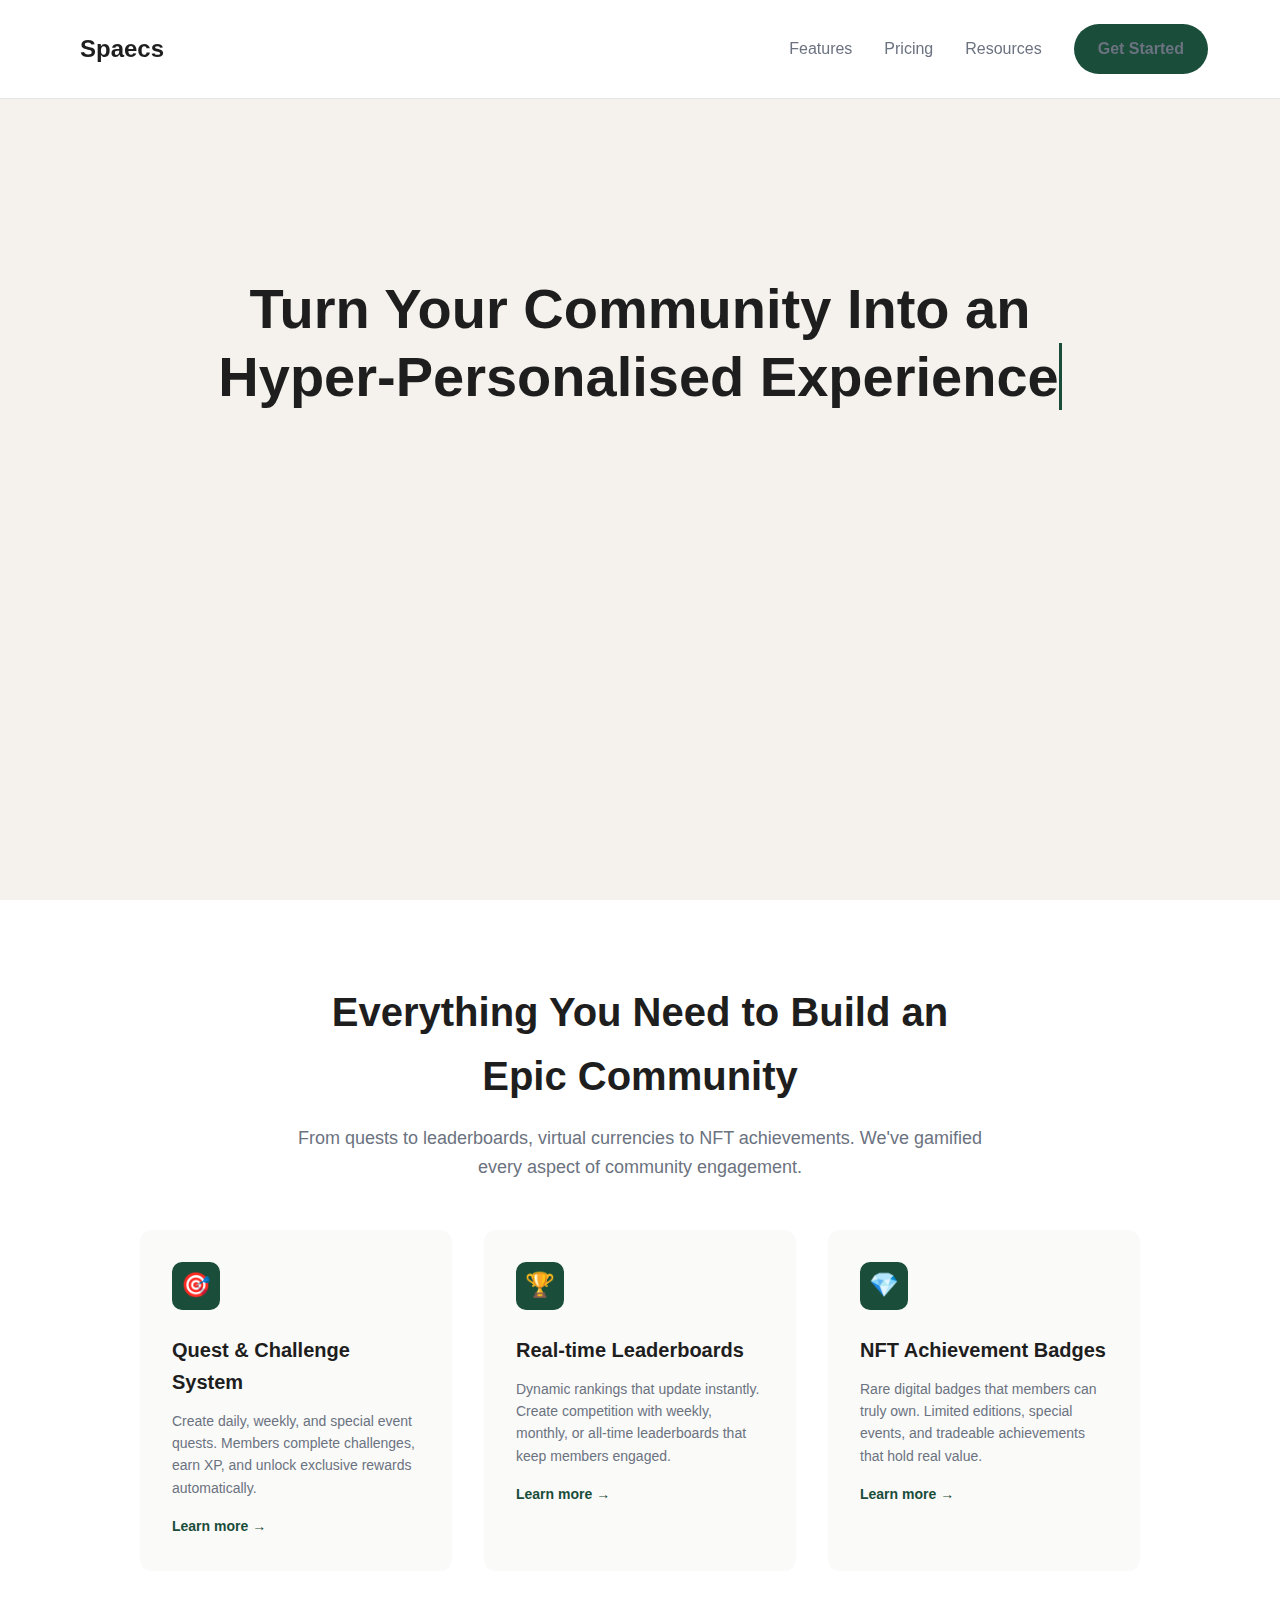
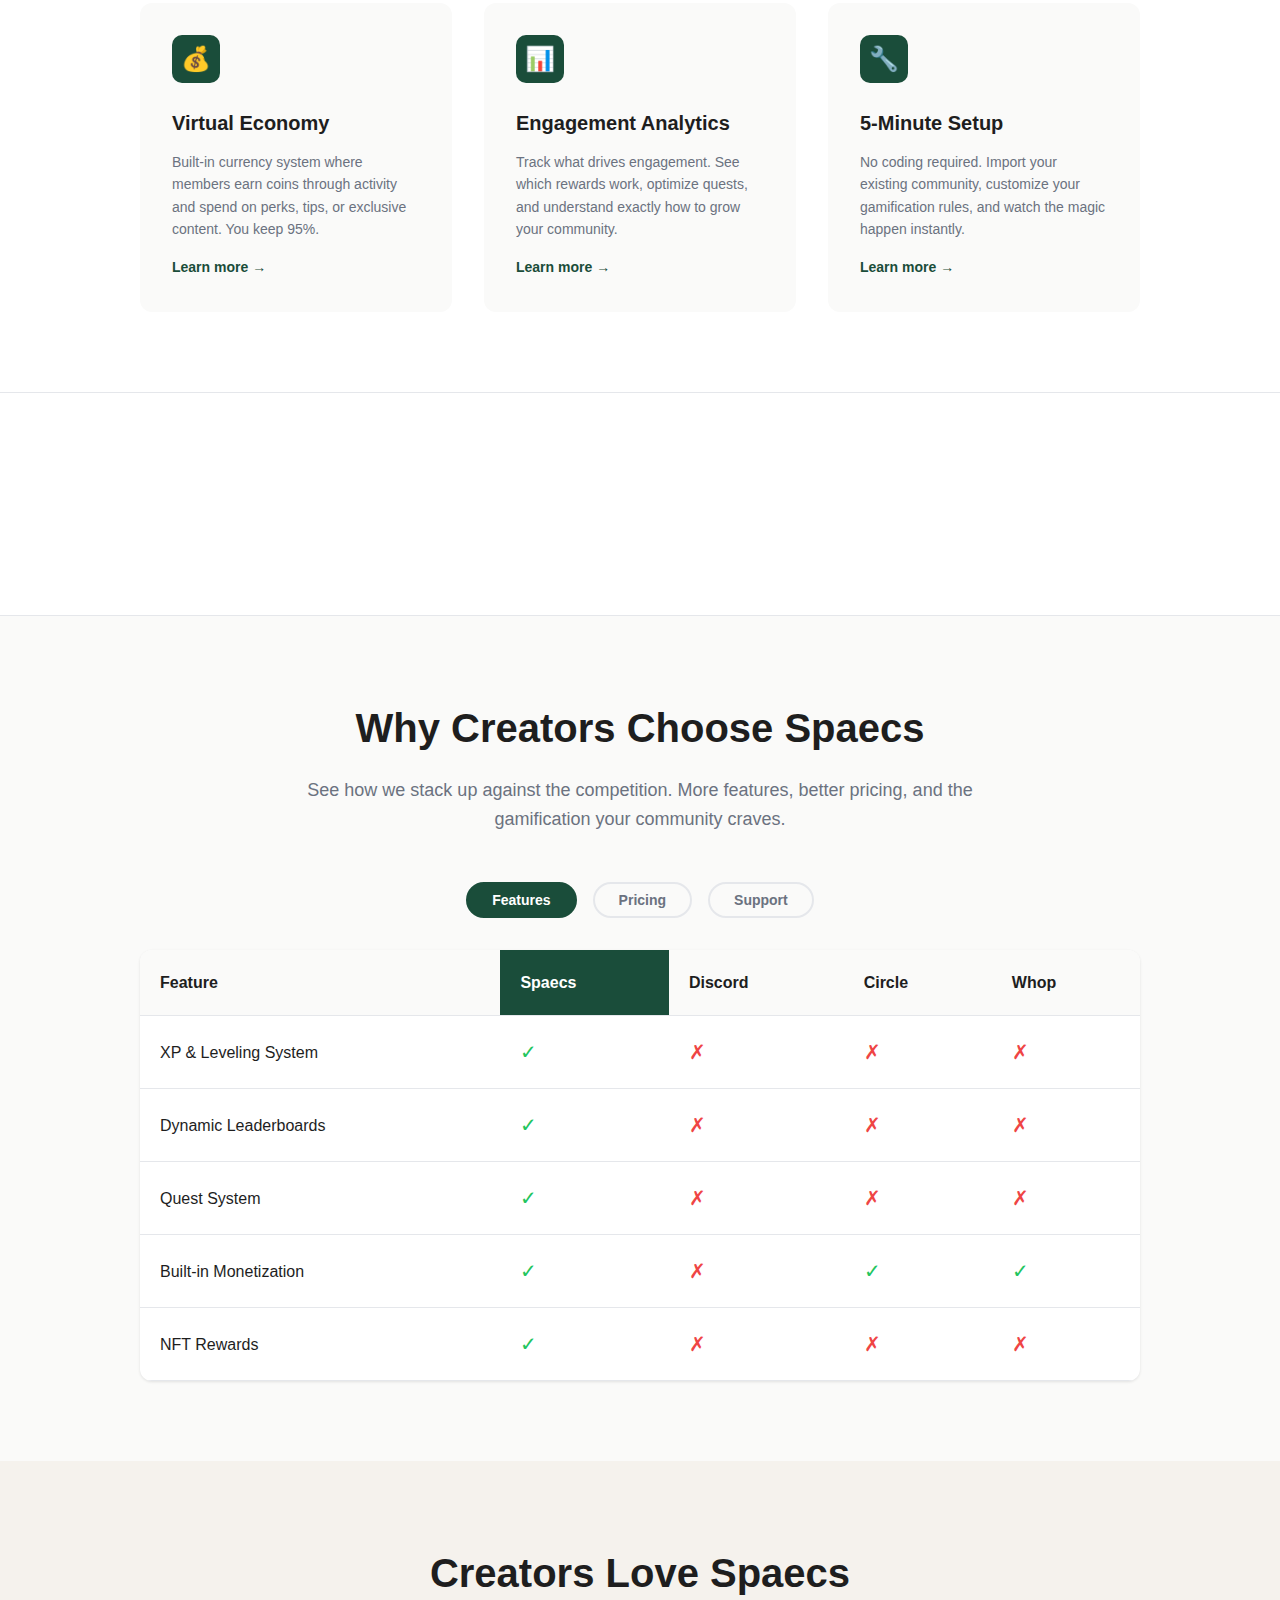
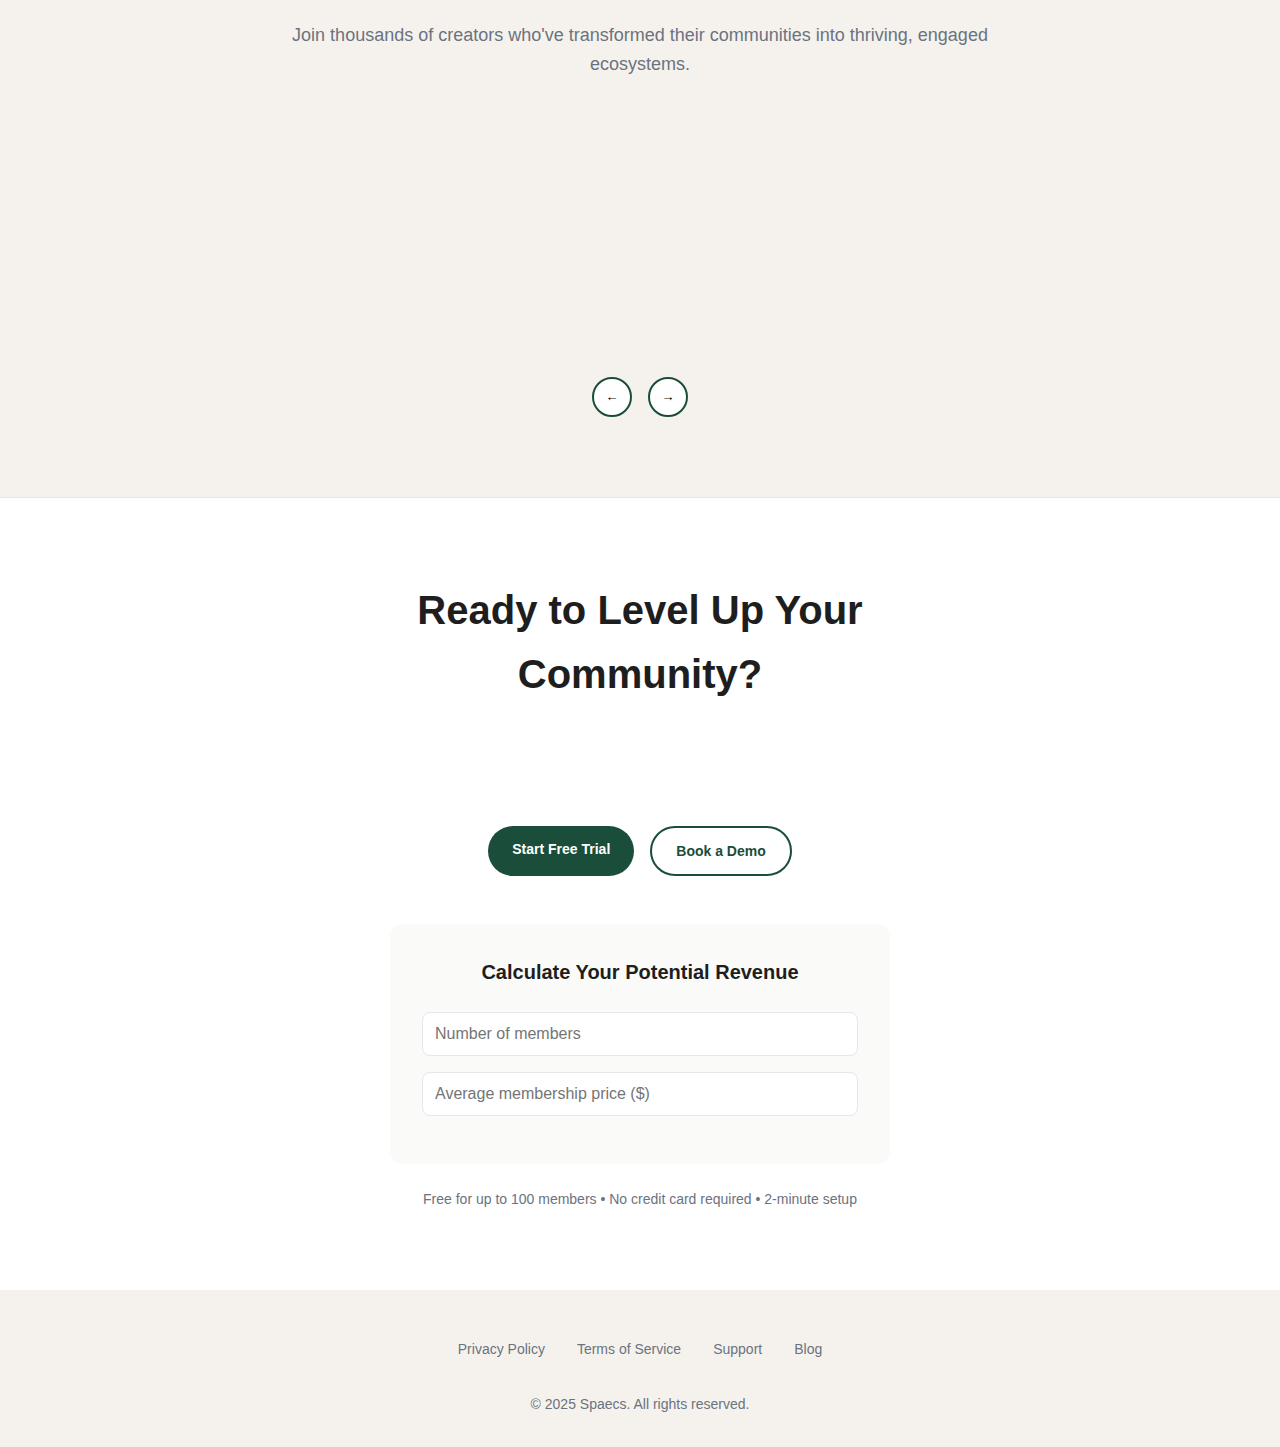
<file: spaecs-landing-page.html>
<!DOCTYPE html>
<html lang="en">
<head>
    <meta charset="UTF-8">
    <meta name="viewport" content="width=device-width, initial-scale=1.0">
    <title>Spaecs - Gamified Communities for Modern Creators</title>
    
    <!-- SEO Meta Tags -->
    <meta name="description" content="Transform your community into an addictive gaming experience. Gamify every interaction with XP, leaderboards, quests, and NFT rewards. Start your free trial today!">
    <meta name="keywords" content="community platform, gamification, creator economy, NFT rewards, leaderboards, quests, engagement">
    <meta name="author" content="Spaecs">
    
    <!-- Open Graph / Facebook -->
    <meta property="og:type" content="website">
    <meta property="og:url" content="https://spaecs.com/">
    <meta property="og:title" content="Spaecs - Gamified Communities for Modern Creators">
    <meta property="og:description" content="Transform your community into an addictive gaming experience with gamification features.">
    <meta property="og:image" content="https://spaecs.com/og-image.jpg">
    
    <!-- Twitter -->
    <meta property="twitter:card" content="summary_large_image">
    <meta property="twitter:url" content="https://spaecs.com/">
    <meta property="twitter:title" content="Spaecs - Gamified Communities for Modern Creators">
    <meta property="twitter:description" content="Transform your community into an addictive gaming experience with gamification features.">
    <meta property="twitter:image" content="https://spaecs.com/og-image.jpg">
    
    <!-- Favicon -->
    <link rel="icon" type="image/x-icon" href="/favicon.ico">
    
    <!-- External CSS -->
    <link rel="stylesheet" href="styles.css">
</head>
<body>
    <!-- Progress Indicator -->
    <div class="progress-indicator" id="progressBar"></div>

    <!-- Header -->
    <header id="header">
        <nav>
            <a href="#" class="logo">
                <span></span> Spaecs
            </a>
            <div class="menu-toggle" id="menuToggle">
                <span></span>
                <span></span>
                <span></span>
            </div>
            <div class="nav-links" id="navLinks">
                <a href="#features">Features</a>
                <a href="#pricing">Pricing</a>
                <a href="#resources">Resources</a>
                <a href="#" class="btn btn-primary" onclick="showNotification('Starting your free trial...')">Get Started</a>
            </div>
        </nav>
    </header>

    <!-- Hero Section -->
    <section class="hero">
        <div class="hero-content">
            <h1>Turn Your Community Into an <span class="typing-text" id="typingText">Hyper-Personalised Experience</span></h1>
            <p class="subtitle">
                The first platform that gamifies every interaction. Watch engagement 
                skyrocket as your members level up, earn rewards, and compete for the top spot.
            </p>
            <form class="email-capture" id="emailForm">
                <input type="email" class="email-input" placeholder="Enter your email" required aria-label="Email address">
                <button type="submit" class="btn btn-primary" aria-label="Start free trial">Start Free Trial</button>
            </form>
            <div class="success-message" id="successMessage">
                🎉 Welcome aboard! Check your email for next steps.
            </div>
            <div class="demo-trigger">
                <button class="btn demo-btn" onclick="openDemo()">
                    <span>🎮</span> See Live Demo
                </button>
            </div>
        </div>
    </section>

    <!-- Live Demo Modal -->
    <div class="demo-modal" id="demoModal">
        <div class="demo-content">
            <span class="close-modal" onclick="closeDemo()">&times;</span>
            <div class="game-preview">
                <h3>Experience the Gamification</h3>
                <p>Click the button to earn XP!</p>
                <button class="btn btn-primary" onclick="earnXP()">Complete Quest (+50 XP)</button>
                <div class="xp-bar">
                    <div class="xp-progress" id="xpBar">0 / 200 XP</div>
                </div>
                <div class="level-up" id="levelUp">🎉 LEVEL UP! You're now Level 2!</div>
            </div>
        </div>
    </div>

    <!-- Features Section -->
    <section class="features" id="features">
        <div class="section-header">
            <h2 class="section-title">Everything You Need to Build an Epic Community</h2>
            <p class="section-desc">
                From quests to leaderboards, virtual currencies to NFT achievements. 
                We've gamified every aspect of community engagement.
            </p>
        </div>
        <div class="features-grid">
            <div class="feature-card" onclick="showFeatureDetails('quest')">
                <div class="feature-icon">🎯</div>
                <h3 class="feature-title">Quest & Challenge System</h3>
                <p class="feature-desc">
                    Create daily, weekly, and special event quests. Members complete challenges, 
                    earn XP, and unlock exclusive rewards automatically.
                </p>
                <a href="#" class="learn-more">Learn more →</a>
            </div>
            <div class="feature-card" onclick="showFeatureDetails('leaderboard')">
                <div class="feature-icon">🏆</div>
                <h3 class="feature-title">Real-time Leaderboards</h3>
                <p class="feature-desc">
                    Dynamic rankings that update instantly. Create competition with weekly, 
                    monthly, or all-time leaderboards that keep members engaged.
                </p>
                <a href="#" class="learn-more">Learn more →</a>
            </div>
            <div class="feature-card" onclick="showFeatureDetails('nft')">
                <div class="feature-icon">💎</div>
                <h3 class="feature-title">NFT Achievement Badges</h3>
                <p class="feature-desc">
                    Rare digital badges that members can truly own. Limited editions, 
                    special events, and tradeable achievements that hold real value.
                </p>
                <a href="#" class="learn-more">Learn more →</a>
            </div>
            <div class="feature-card" onclick="showFeatureDetails('economy')">
                <div class="feature-icon">💰</div>
                <h3 class="feature-title">Virtual Economy</h3>
                <p class="feature-desc">
                    Built-in currency system where members earn coins through activity 
                    and spend on perks, tips, or exclusive content. You keep 95%.
                </p>
                <a href="#" class="learn-more">Learn more →</a>
            </div>
            <div class="feature-card" onclick="showFeatureDetails('analytics')">
                <div class="feature-icon">📊</div>
                <h3 class="feature-title">Engagement Analytics</h3>
                <p class="feature-desc">
                    Track what drives engagement. See which rewards work, optimize quests, 
                    and understand exactly how to grow your community.
                </p>
                <a href="#" class="learn-more">Learn more →</a>
            </div>
            <div class="feature-card" onclick="showFeatureDetails('setup')">
                <div class="feature-icon">🔧</div>
                <h3 class="feature-title">5-Minute Setup</h3>
                <p class="feature-desc">
                    No coding required. Import your existing community, customize your 
                    gamification rules, and watch the magic happen instantly.
                </p>
                <a href="#" class="learn-more">Learn more →</a>
            </div>
        </div>
    </section>

    <!-- Stats Section -->
    <section class="stats" id="stats">
        <div class="stats-grid">
            <div class="stat-item">
                <h3><span class="stat-number" data-target="10">0</span>/10</h3>
                <p>Gamification Score</p>
            </div>
            <div class="stat-item">
                <h3><span class="stat-number" data-target="5">0</span>%</h3>
                <p>Transaction Fee</p>
            </div>
            <div class="stat-item">
                <h3>$<span class="stat-number" data-target="9.99">0</span></h3>
                <p>Starting Price</p>
            </div>

        </div>
    </section>

    <!-- Comparison Section -->
    <section class="comparison">
        <div class="section-header">
            <h2 class="section-title">Why Creators Choose Spaecs</h2>
            <p class="section-desc">
                See how we stack up against the competition. More features, better pricing, 
                and the gamification your community craves.
            </p>
        </div>
        <div class="comparison-toggle">
            <button class="toggle-btn active" onclick="showComparison('features', event)">Features</button>
            <button class="toggle-btn" onclick="showComparison('pricing', event)">Pricing</button>
            <button class="toggle-btn" onclick="showComparison('support', event)">Support</button>
        </div>
        <div class="comparison-table" id="comparisonTable">
            <table>
                <thead>
                    <tr>
                        <th>Feature</th>
                        <th class="highlight">Spaecs</th>
                        <th>Discord</th>
                        <th>Circle</th>
                        <th>Whop</th>
                    </tr>
                </thead>
                <tbody id="comparisonBody">
                    <tr>
                        <td>XP & Leveling System</td>
                        <td><span class="check">✓</span></td>
                        <td><span class="cross">✗</span></td>
                        <td><span class="cross">✗</span></td>
                        <td><span class="cross">✗</span></td>
                    </tr>
                    <tr>
                        <td>Dynamic Leaderboards</td>
                        <td><span class="check">✓</span></td>
                        <td><span class="cross">✗</span></td>
                        <td><span class="cross">✗</span></td>
                        <td><span class="cross">✗</span></td>
                    </tr>
                    <tr>
                        <td>Quest System</td>
                        <td><span class="check">✓</span></td>
                        <td><span class="cross">✗</span></td>
                        <td><span class="cross">✗</span></td>
                        <td><span class="cross">✗</span></td>
                    </tr>
                    <tr>
                        <td>Built-in Monetization</td>
                        <td><span class="check">✓</span></td>
                        <td><span class="cross">✗</span></td>
                        <td><span class="check">✓</span></td>
                        <td><span class="check">✓</span></td>
                    </tr>
                    <tr>
                        <td>NFT Rewards</td>
                        <td><span class="check">✓</span></td>
                        <td><span class="cross">✗</span></td>
                        <td><span class="cross">✗</span></td>
                        <td><span class="cross">✗</span></td>
                    </tr>
                </tbody>
            </table>
        </div>
    </section>

    <!-- Testimonials Section -->
    <section class="testimonials">
        <div class="section-header">
            <h2 class="section-title">Creators Love Spaecs</h2>
            <p class="section-desc">
                Join thousands of creators who've transformed their communities 
                into thriving, engaged ecosystems.
            </p>
        </div>
        <div class="testimonials-slider">
            <div class="testimonials-track" id="testimonialsTrack">
                <div class="testimonial-card">
                    <div class="rating">★★★★★</div>
                    <p class="testimonial-text">
                        "My Discord was dead. After switching to Spaecs, daily active users 
                        increased 400%. The gamification features are addictive!"
                    </p>
                    <div class="testimonial-author">
                        <div class="author-avatar">AK</div>
                        <div class="author-info">
                            <h4>Alex Kim</h4>
                            <p>Gaming Creator</p>
                        </div>
                    </div>
                </div>
                <div class="testimonial-card">
                    <div class="rating">★★★★★</div>
                    <p class="testimonial-text">
                        "Finally, a platform that gets it. My members compete daily on 
                        leaderboards and engagement is through the roof."
                    </p>
                    <div class="testimonial-author">
                        <div class="author-avatar">SR</div>
                        <div class="author-info">
                            <h4>Sarah Rodriguez</h4>
                            <p>Fitness Coach</p>
                        </div>
                    </div>
                </div>
                <div class="testimonial-card">
                    <div class="rating">★★★★★</div>
                    <p class="testimonial-text">
                        "The NFT rewards system is genius. My top members feel truly 
                        special with their exclusive badges."
                    </p>
                    <div class="testimonial-author">
                        <div class="author-avatar">MJ</div>
                        <div class="author-info">
                            <h4>Marcus Johnson</h4>
                            <p>Web3 Educator</p>
                        </div>
                    </div>
                </div>
            </div>
            <div class="slider-controls">
                <button class="slider-btn" onclick="slideTestimonial(-1)">←</button>
                <button class="slider-btn" onclick="slideTestimonial(1)">→</button>
            </div>
        </div>
    </section>

    <!-- CTA Section -->
    <section class="cta">
        <div class="cta-content">
            <h2>Ready to Level Up Your Community?</h2>
            <p class="subtitle">
                Join the revolution. Transform your community into an engaging, 
                rewarding experience that members can't resist.
            </p>
            <div class="cta-buttons">
                <a href="#" class="btn btn-primary" onclick="showNotification('Starting your free trial...')">Start Free Trial</a>
                <a href="#" class="btn btn-secondary" onclick="openCalendar()">Book a Demo</a>
            </div>
            
            <!-- ROI Calculator -->
            <div class="roi-calculator">
                <h3 class="calculator-title">Calculate Your Potential Revenue</h3>
                <input type="number" class="calculator-input" id="memberCount" placeholder="Number of members" onkeyup="calculateROI()">
                <input type="number" class="calculator-input" id="avgPrice" placeholder="Average membership price ($)" onkeyup="calculateROI()">
                <div class="calculator-results" id="calculatorResults">
                    <div class="result-item">
                        <span>Monthly Revenue:</span>
                        <span class="result-value" id="monthlyRevenue">$0</span>
                    </div>
                    <div class="result-item">
                        <span>Your Earnings (95%):</span>
                        <span class="result-value" id="yourEarnings">$0</span>
                    </div>
                    <div class="result-item">
                        <span>Yearly Earnings:</span>
                        <span class="result-value" id="yearlyEarnings">$0</span>
                    </div>
                </div>
            </div>
            
            <p style="margin-top: 1.5rem; color: var(--text-gray); font-size: 0.875rem;">
                Free for up to 100 members • No credit card required • 2-minute setup
            </p>
        </div>
    </section>

    <!-- Footer -->
    <footer>
        <div class="footer-links">
            <a href="#">Privacy Policy</a>
            <a href="#">Terms of Service</a>
            <a href="#">Support</a>
            <a href="#">Blog</a>
        </div>
        <p>© 2025 Spaecs. All rights reserved.</p>
    </footer>

    <!-- External JavaScript -->
    <script src="script.js"></script>
</body>
</html>
</file>
<file: styles.css>
* {
    margin: 0;
    padding: 0;
    box-sizing: border-box;
}

:root {
    --primary: #1a4d3a;
    --primary-light: #2a5d4a;
    --secondary: #f5f2ed;
    --text-dark: #1e1e1e;
    --text-gray: #6b7280;
    --border: #e5e7eb;
    --bg-white: #ffffff;
    --bg-light: #fafaf9;
    --success: #22c55e;
    --error: #ef4444;
    --warning: #f59e0b;
}

body {
    font-family: -apple-system, BlinkMacSystemFont, 'Segoe UI', Roboto, sans-serif;
    background: var(--secondary);
    color: var(--text-dark);
    line-height: 1.6;
    overflow-x: hidden;
    opacity: 0;
    transition: opacity 0.3s ease;
}

body.loaded {
    opacity: 1;
}

/* Animations */
@keyframes fadeInUp {
    from {
        opacity: 0;
        transform: translateY(30px);
    }
    to {
        opacity: 1;
        transform: translateY(0);
    }
}

@keyframes pulse {
    0%, 100% { transform: scale(1); }
    50% { transform: scale(1.05); }
}

@keyframes slideIn {
    from { transform: translateX(-100%); }
    to { transform: translateX(0); }
}

@keyframes countUp {
    from { opacity: 0; }
    to { opacity: 1; }
}

/* Header */
header {
    background: var(--bg-white);
    padding: 1.5rem 0;
    position: fixed;
    width: 100%;
    top: 0;
    z-index: 100;
    box-shadow: 0 1px 0 var(--border);
    transition: all 0.3s ease;
}

header.scrolled {
    padding: 1rem 0;
    box-shadow: 0 2px 10px rgba(0, 0, 0, 0.1);
}

nav {
    max-width: 1200px;
    margin: 0 auto;
    padding: 0 2rem;
    display: flex;
    justify-content: space-between;
    align-items: center;
}

.logo {
    font-size: 1.5rem;
    font-weight: 700;
    color: var(--text-dark);
    text-decoration: none;
    display: flex;
    align-items: center;
    gap: 0.5rem;
    transition: transform 0.3s ease;
}

.logo:hover {
    transform: scale(1.05);
}

.logo span {
    color: var(--primary);
    animation: pulse 2s ease-in-out infinite;
}

.nav-links {
    display: flex;
    gap: 2rem;
    align-items: center;
}

.nav-links a {
    color: var(--text-gray);
    text-decoration: none;
    font-size: 1rem;
    transition: color 0.3s ease;
    position: relative;
}

.nav-links a::after {
    content: '';
    position: absolute;
    bottom: -5px;
    left: 0;
    width: 0;
    height: 2px;
    background: var(--primary);
    transition: width 0.3s ease;
}

.nav-links a:hover::after {
    width: 100%;
}

.nav-links a:hover {
    color: var(--text-dark);
}

/* Mobile Menu Toggle */
.menu-toggle {
    display: none;
    flex-direction: column;
    gap: 4px;
    cursor: pointer;
    padding: 5px;
}

.menu-toggle span {
    width: 25px;
    height: 3px;
    background: var(--text-dark);
    transition: all 0.3s ease;
}

.menu-toggle.active span:nth-child(1) {
    transform: rotate(45deg) translate(5px, 5px);
}

.menu-toggle.active span:nth-child(2) {
    opacity: 0;
}

.menu-toggle.active span:nth-child(3) {
    transform: rotate(-45deg) translate(7px, -6px);
}

.btn {
    padding: 0.75rem 1.5rem;
    border-radius: 30px;
    font-size: 0.875rem;
    font-weight: 600;
    text-decoration: none;
    transition: all 0.3s ease;
    display: inline-block;
    border: none;
    cursor: pointer;
    position: relative;
    overflow: hidden;
}

.btn::before {
    content: '';
    position: absolute;
    top: 50%;
    left: 50%;
    width: 0;
    height: 0;
    border-radius: 50%;
    background: rgba(255, 255, 255, 0.2);
    transform: translate(-50%, -50%);
    transition: width 0.6s, height 0.6s;
}

.btn:hover::before {
    width: 300px;
    height: 300px;
}

.btn-primary {
    background: var(--primary);
    color: white;
}

.btn-primary:hover {
    background: var(--primary-light);
    transform: translateY(-2px);
    box-shadow: 0 5px 15px rgba(26, 77, 58, 0.3);
}

/* Hero Section */
.hero {
    padding: 8rem 2rem 5rem;
    text-align: center;
    background: var(--secondary);
    position: relative;
    min-height: 100vh;
    display: flex;
    align-items: center;
}

.hero-content {
    max-width: 900px;
    margin: 0 auto;
    animation: fadeInUp 1s ease-out;
}

.typing-text {
    display: inline-block;
    border-right: 3px solid var(--primary);
    animation: blink 1s step-end infinite;
}

@keyframes blink {
    50% { border-color: transparent; }
}

h1 {
    font-size: clamp(2.5rem, 5vw, 3.5rem);
    font-weight: 800;
    margin-bottom: 1.5rem;
    color: var(--text-dark);
    line-height: 1.2;
}

.subtitle {
    font-size: 1.25rem;
    color: var(--text-gray);
    margin-bottom: 2.5rem;
    max-width: 700px;
    margin-left: auto;
    margin-right: auto;
    opacity: 0;
    animation: fadeInUp 1s ease-out 0.5s forwards;
}

.email-capture {
    display: flex;
    max-width: 500px;
    margin: 0 auto;
    gap: 1rem;
    align-items: center;
    opacity: 0;
    animation: fadeInUp 1s ease-out 1s forwards;
}

.email-input {
    flex: 1;
    padding: 0.875rem 1.25rem;
    border: 1px solid var(--border);
    border-radius: 30px;
    font-size: 1rem;
    background: var(--bg-white);
    transition: all 0.3s ease;
}

.email-input:focus {
    outline: none;
    border-color: var(--primary);
    box-shadow: 0 0 0 3px rgba(26, 77, 58, 0.1);
}

/* Focus styles for accessibility */
.btn:focus,
.toggle-btn:focus,
.slider-btn:focus,
.close-modal:focus {
    outline: 2px solid var(--primary);
    outline-offset: 2px;
}

.feature-card:focus {
    outline: 2px solid var(--primary);
    outline-offset: 4px;
}

.success-message {
    display: none;
    color: var(--success);
    margin-top: 1rem;
    animation: fadeInUp 0.5s ease-out;
}



/* Live Demo Button */
.demo-trigger {
    margin-top: 2rem;
    opacity: 0;
    animation: fadeInUp 1s ease-out 1.5s forwards;
}

.demo-btn {
    background: transparent;
    color: var(--primary);
    border: 2px solid var(--primary);
    padding: 1rem 2rem;
    font-size: 1rem;
    display: inline-flex;
    align-items: center;
    gap: 0.5rem;
}

.demo-btn:hover {
    background: var(--primary);
    color: white;
}

/* Live Demo Modal */
.demo-modal {
    display: none;
    position: fixed;
    top: 0;
    left: 0;
    width: 100%;
    height: 100%;
    background: rgba(0, 0, 0, 0.8);
    z-index: 1000;
    align-items: center;
    justify-content: center;
    animation: fadeIn 0.3s ease-out;
}

@keyframes fadeIn {
    from { opacity: 0; }
    to { opacity: 1; }
}

.demo-content {
    background: var(--bg-white);
    padding: 2rem;
    border-radius: 12px;
    max-width: 600px;
    width: 90%;
    position: relative;
    animation: slideDown 0.3s ease-out;
}

@keyframes slideDown {
    from { transform: translateY(-50px); opacity: 0; }
    to { transform: translateY(0); opacity: 1; }
}

.close-modal {
    position: absolute;
    top: 1rem;
    right: 1rem;
    font-size: 1.5rem;
    cursor: pointer;
    color: var(--text-gray);
    transition: color 0.3s ease;
}

.close-modal:hover {
    color: var(--text-dark);
}

/* Gamification Preview */
.game-preview {
    text-align: center;
    padding: 2rem;
}

.xp-bar {
    background: var(--border);
    height: 30px;
    border-radius: 15px;
    overflow: hidden;
    margin: 1rem 0;
    position: relative;
}

.xp-progress {
    background: var(--primary);
    height: 100%;
    width: 0;
    border-radius: 15px;
    transition: width 2s ease-out;
    display: flex;
    align-items: center;
    justify-content: center;
    color: white;
    font-weight: 600;
    font-size: 0.875rem;
}

.level-up {
    display: none;
    animation: pulse 0.5s ease-out 3 alternate;
    color: var(--success);
    font-weight: 700;
    font-size: 1.5rem;
    margin-top: 1rem;
}

/* Stats Section */
.stats {
    padding: 4rem 2rem;
    background: var(--bg-white);
    border-top: 1px solid var(--border);
    border-bottom: 1px solid var(--border);
}

.stats-grid {
    max-width: 1000px;
    margin: 0 auto;
    display: grid;
    grid-template-columns: repeat(auto-fit, minmax(220px, 1fr));
    gap: 3rem;
    text-align: center;
}

.stat-item {
    opacity: 0;
    animation: fadeInUp 0.8s ease-out forwards;
}

.stat-item:nth-child(2) { animation-delay: 0.2s; }
.stat-item:nth-child(3) { animation-delay: 0.4s; }
.stat-item:nth-child(4) { animation-delay: 0.6s; }

.stat-item h3 {
    font-size: 2.5rem;
    font-weight: 700;
    color: var(--primary);
    margin-bottom: 0.5rem;
}

.stat-number {
    display: inline-block;
}

.stat-item p {
    color: var(--text-gray);
    font-size: 0.875rem;
}

/* Interactive Comparison */
.comparison {
    padding: 5rem 2rem;
    background: var(--bg-light);
}

.section-header {
    text-align: center;
    max-width: 700px;
    margin: 0 auto 3rem;
}

.section-title {
    font-size: 2.5rem;
    font-weight: 700;
    margin-bottom: 1rem;
    color: var(--text-dark);
}

.section-desc {
    color: var(--text-gray);
    font-size: 1.125rem;
}

.comparison-toggle {
    display: flex;
    gap: 1rem;
    justify-content: center;
    margin-bottom: 2rem;
}

.toggle-btn {
    padding: 0.5rem 1.5rem;
    background: transparent;
    border: 2px solid var(--border);
    border-radius: 25px;
    cursor: pointer;
    transition: all 0.3s ease;
    font-size: 0.875rem;
    font-weight: 600;
    color: var(--text-gray);
}

.toggle-btn.active {
    background: var(--primary);
    color: white;
    border-color: var(--primary);
}

.comparison-table {
    max-width: 1000px;
    margin: 0 auto;
    background: var(--bg-white);
    border-radius: 12px;
    overflow: hidden;
    box-shadow: 0 1px 3px rgba(0, 0, 0, 0.1);
    transition: all 0.5s ease;
}

table {
    width: 100%;
    border-collapse: collapse;
}

th, td {
    padding: 1.25rem;
    text-align: left;
    border-bottom: 1px solid var(--border);
    transition: background 0.3s ease;
}

tr:hover td {
    background: var(--bg-light);
}

th {
    background: var(--bg-light);
    font-weight: 600;
    color: var(--text-dark);
}

th.highlight {
    background: var(--primary);
    color: white;
}

.check {
    color: var(--success);
    font-size: 1.25rem;
    animation: checkmark 0.5s ease-out;
}

@keyframes checkmark {
    0% { transform: scale(0) rotate(45deg); }
    50% { transform: scale(1.3) rotate(45deg); }
    100% { transform: scale(1) rotate(0); }
}

.cross {
    color: var(--error);
    font-size: 1.25rem;
}

/* Feature Cards with Hover */
.features {
    padding: 5rem 2rem;
    background: var(--bg-white);
}

.features-grid {
    max-width: 1000px;
    margin: 3rem auto 0;
    display: grid;
    grid-template-columns: repeat(auto-fit, minmax(300px, 1fr));
    gap: 2rem;
}

.feature-card {
    padding: 2rem;
    background: var(--bg-light);
    border-radius: 12px;
    transition: all 0.3s ease;
    cursor: pointer;
    position: relative;
    overflow: hidden;
}

.feature-card::before {
    content: '';
    position: absolute;
    top: 0;
    left: -100%;
    width: 100%;
    height: 100%;
    background: linear-gradient(90deg, transparent, rgba(26, 77, 58, 0.1), transparent);
    transition: left 0.5s ease;
}

.feature-card:hover::before {
    left: 100%;
}

.feature-card:hover {
    transform: translateY(-5px);
    box-shadow: 0 10px 30px rgba(0, 0, 0, 0.1);
}

.feature-icon {
    width: 48px;
    height: 48px;
    background: var(--primary);
    color: white;
    border-radius: 10px;
    display: flex;
    align-items: center;
    justify-content: center;
    font-size: 1.5rem;
    margin-bottom: 1.5rem;
    transition: transform 0.3s ease;
}

.feature-card:hover .feature-icon {
    transform: scale(1.1) rotate(5deg);
}

.feature-title {
    font-size: 1.25rem;
    font-weight: 600;
    margin-bottom: 0.75rem;
    color: var(--text-dark);
}

.feature-desc {
    color: var(--text-gray);
    font-size: 0.875rem;
    line-height: 1.6;
}

.learn-more {
    color: var(--primary);
    font-size: 0.875rem;
    font-weight: 600;
    margin-top: 1rem;
    display: inline-block;
    text-decoration: none;
    transition: all 0.3s ease;
}

.learn-more:hover {
    transform: translateX(5px);
}

/* Interactive Testimonials */
.testimonials {
    padding: 5rem 2rem;
    background: var(--secondary);
    position: relative;
}

.testimonials-slider {
    max-width: 800px;
    margin: 3rem auto 0;
    position: relative;
    overflow: hidden;
}

.testimonials-track {
    display: flex;
    transition: transform 0.5s ease;
}

.testimonial-card {
    background: var(--bg-white);
    padding: 2rem;
    border-radius: 12px;
    box-shadow: 0 1px 3px rgba(0, 0, 0, 0.1);
    flex: 0 0 100%;
    opacity: 0;
    animation: fadeInUp 0.5s ease-out forwards;
}

.testimonial-text {
    font-size: 1rem;
    color: var(--text-dark);
    margin-bottom: 1.5rem;
    font-style: italic;
}

.testimonial-author {
    display: flex;
    align-items: center;
    gap: 1rem;
}

.author-avatar {
    width: 48px;
    height: 48px;
    border-radius: 50%;
    background: var(--primary);
    display: flex;
    align-items: center;
    justify-content: center;
    color: white;
    font-weight: 600;
    transition: transform 0.3s ease;
}

.testimonial-card:hover .author-avatar {
    transform: scale(1.1);
}

.author-info h4 {
    font-size: 0.875rem;
    color: var(--text-dark);
    margin-bottom: 0.25rem;
}

.author-info p {
    font-size: 0.75rem;
    color: var(--text-gray);
}

.rating {
    color: #fbbf24;
    font-size: 0.875rem;
    margin-bottom: 0.5rem;
}

.slider-controls {
    display: flex;
    gap: 1rem;
    justify-content: center;
    margin-top: 2rem;
}

.slider-btn {
    width: 40px;
    height: 40px;
    border-radius: 50%;
    background: var(--bg-white);
    border: 2px solid var(--primary);
    cursor: pointer;
    display: flex;
    align-items: center;
    justify-content: center;
    transition: all 0.3s ease;
}

.slider-btn:hover {
    background: var(--primary);
    color: white;
}

/* Interactive CTA */
.cta {
    padding: 5rem 2rem;
    background: var(--bg-white);
    text-align: center;
    border-top: 1px solid var(--border);
}

.cta-content {
    max-width: 700px;
    margin: 0 auto;
}

.cta h2 {
    font-size: 2.5rem;
    font-weight: 700;
    margin-bottom: 1rem;
    color: var(--text-dark);
}

.cta-buttons {
    display: flex;
    gap: 1rem;
    justify-content: center;
    margin-top: 2rem;
}

.btn-secondary {
    background: transparent;
    color: var(--primary);
    border: 2px solid var(--primary);
}

.btn-secondary:hover {
    background: var(--primary);
    color: white;
}

/* Calculator */
.roi-calculator {
    background: var(--bg-light);
    padding: 2rem;
    border-radius: 12px;
    margin-top: 3rem;
    max-width: 500px;
    margin-left: auto;
    margin-right: auto;
}

.calculator-title {
    font-size: 1.25rem;
    font-weight: 600;
    margin-bottom: 1.5rem;
}

.calculator-input {
    width: 100%;
    padding: 0.75rem;
    border: 1px solid var(--border);
    border-radius: 8px;
    margin-bottom: 1rem;
    font-size: 1rem;
}

.calculator-results {
    display: none;
    background: var(--bg-white);
    padding: 1.5rem;
    border-radius: 8px;
    margin-top: 1rem;
    animation: fadeInUp 0.5s ease-out;
}

.result-item {
    display: flex;
    justify-content: space-between;
    margin-bottom: 0.75rem;
}

.result-value {
    font-weight: 600;
    color: var(--primary);
}

/* Footer */
footer {
    padding: 3rem 2rem 2rem;
    background: var(--secondary);
    text-align: center;
    color: var(--text-gray);
    font-size: 0.875rem;
}

.footer-links {
    display: flex;
    gap: 2rem;
    justify-content: center;
    margin-bottom: 2rem;
}

.footer-links a {
    color: var(--text-gray);
    text-decoration: none;
    transition: color 0.3s ease;
}

.footer-links a:hover {
    color: var(--text-dark);
}

/* Mobile Responsive */
@media (max-width: 768px) {

    .nav-links {
        display: none;
        position: absolute;
        top: 100%;
        left: 0;
        width: 100%;
        background: var(--bg-white);
        flex-direction: column;
        padding: 2rem;
        box-shadow: 0 2px 10px rgba(0, 0, 0, 0.1);
    }

    .nav-links.active {
        display: flex;
    }

    .menu-toggle {
        display: flex;
    }

    .email-capture {
        flex-direction: column;
    }

    .email-input {
        width: 100%;
    }

    .cta-buttons {
        flex-direction: column;
        align-items: center;
    }

    .btn {
        width: 100%;
        max-width: 300px;
    }

    .comparison-toggle {
        flex-wrap: wrap;
    }

    th, td {
        padding: 0.75rem;
        font-size: 0.875rem;
    }
}

/* Loading Animation */
.loading {
    display: inline-block;
    width: 20px;
    height: 20px;
    border: 3px solid var(--border);
    border-radius: 50%;
    border-top-color: var(--primary);
    animation: spin 1s ease-in-out infinite;
}

@keyframes spin {
    to { transform: rotate(360deg); }
}

/* Notification */
.notification {
    position: fixed;
    bottom: 2rem;
    right: 2rem;
    background: var(--primary);
    color: white;
    padding: 1rem 2rem;
    border-radius: 8px;
    box-shadow: 0 5px 20px rgba(0, 0, 0, 0.2);
    transform: translateX(400px);
    transition: transform 0.3s ease;
    z-index: 1000;
    display: flex;
    align-items: center;
    gap: 0.5rem;
    max-width: 300px;
}

.notification.show {
    transform: translateX(0);
}

.notification.error {
    background: var(--error);
}

.notification.success {
    background: var(--success);
}

.notification.warning {
    background: var(--warning);
}

/* Floating Action Button */
.fab {
    position: fixed;
    bottom: 2rem;
    right: 2rem;
    width: 60px;
    height: 60px;
    background: var(--primary);
    color: white;
    border-radius: 50%;
    display: flex;
    align-items: center;
    justify-content: center;
    font-size: 1.5rem;
    cursor: pointer;
    box-shadow: 0 5px 20px rgba(26, 77, 58, 0.3);
    transition: all 0.3s ease;
    z-index: 50;
}

.fab:hover {
    transform: scale(1.1);
    box-shadow: 0 8px 30px rgba(26, 77, 58, 0.4);
}

/* Progress Indicator */
.progress-indicator {
    position: fixed;
    top: 0;
    left: 0;
    height: 3px;
    background: var(--primary);
    width: 0;
    transition: width 0.3s ease;
    z-index: 101;
}

/* Resources Page Styles */
.resources-container {
    display: flex;
    min-height: 100vh;
    background-color: #f8f9fa;
}

.sidebar {
    width: 280px;
    background-color: #2d3748;
    color: white;
    padding: 2rem 0;
    position: fixed;
    height: 100vh;
    overflow-y: auto;
}

.sidebar-header {
    padding: 0 2rem 2rem;
    border-bottom: 1px solid #4a5568;
}

.sidebar-nav {
    padding: 2rem;
}

.nav-item {
    display: flex;
    align-items: center;
    padding: 0.75rem 1rem;
    margin: 0.25rem 0;
    border-radius: 0.5rem;
    cursor: pointer;
    transition: all 0.3s ease;
    color: #e2e8f0;
}

.nav-item:hover {
    background-color: #4a5568;
}

.nav-item.active {
    background-color: #1a202c;
    color: white;
}

.nav-icon {
    width: 20px;
    height: 20px;
    margin-right: 0.75rem;
    display: flex;
    align-items: center;
    justify-content: center;
}

.add-resource-btn {
    background-color: white;
    color: #2d3748;
    border: none;
    padding: 0.75rem 1.5rem;
    border-radius: 0.5rem;
    font-weight: 600;
    cursor: pointer;
    transition: all 0.3s ease;
    margin-top: 2rem;
    width: 100%;
}

.add-resource-btn:hover {
    background-color: #f7fafc;
    transform: translateY(-1px);
}

.main-content {
    flex: 1;
    margin-left: 280px;
    padding: 2rem;
    background-color: white;
}

.page-title {
    font-size: 2.5rem;
    font-weight: 700;
    color: #1a202c;
    margin-bottom: 2rem;
}

.resources-grid {
    display: grid;
    grid-template-columns: repeat(auto-fill, minmax(320px, 1fr));
    gap: 1.5rem;
    margin-top: 2rem;
}

.resource-card {
    background-color: white;
    border-radius: 0.75rem;
    padding: 1.5rem;
    box-shadow: 0 4px 6px rgba(0, 0, 0, 0.05);
    transition: all 0.3s ease;
    cursor: pointer;
    border: 1px solid #e2e8f0;
}

.resource-card:hover {
    transform: translateY(-4px);
    box-shadow: 0 12px 24px rgba(0, 0, 0, 0.1);
}

.resource-image {
    width: 100%;
    height: 160px;
    background: linear-gradient(135deg, #667eea 0%, #764ba2 100%);
    border-radius: 0.5rem;
    margin-bottom: 1rem;
    display: flex;
    align-items: center;
    justify-content: center;
    color: white;
    font-weight: 600;
    font-size: 1.25rem;
}

.resource-title {
    font-size: 1.125rem;
    font-weight: 600;
    color: #1a202c;
    margin-bottom: 0.5rem;
    display: flex;
    align-items: center;
}

.resource-icon {
    width: 20px;
    height: 20px;
    margin-right: 0.5rem;
    background-color: #667eea;
    border-radius: 0.25rem;
    display: flex;
    align-items: center;
    justify-content: center;
    color: white;
    font-size: 0.75rem;
    font-weight: 600;
}

.resource-description {
    color: #4a5568;
    font-size: 0.875rem;
    line-height: 1.5;
}

.made-in-framer {
    background-color: #1a202c;
    color: white;
    padding: 0.25rem 0.5rem;
    border-radius: 0.25rem;
    font-size: 0.75rem;
    font-weight: 500;
    display: inline-block;
    margin-top: 0.75rem;
}

/* Mobile responsive for resources page */
@media (max-width: 768px) {
    .sidebar {
        transform: translateX(-100%);
        transition: transform 0.3s ease;
    }

    .sidebar.open {
        transform: translateX(0);
    }

    .main-content {
        margin-left: 0;
    }

    .resources-grid {
        grid-template-columns: 1fr;
    }
}
</file>
